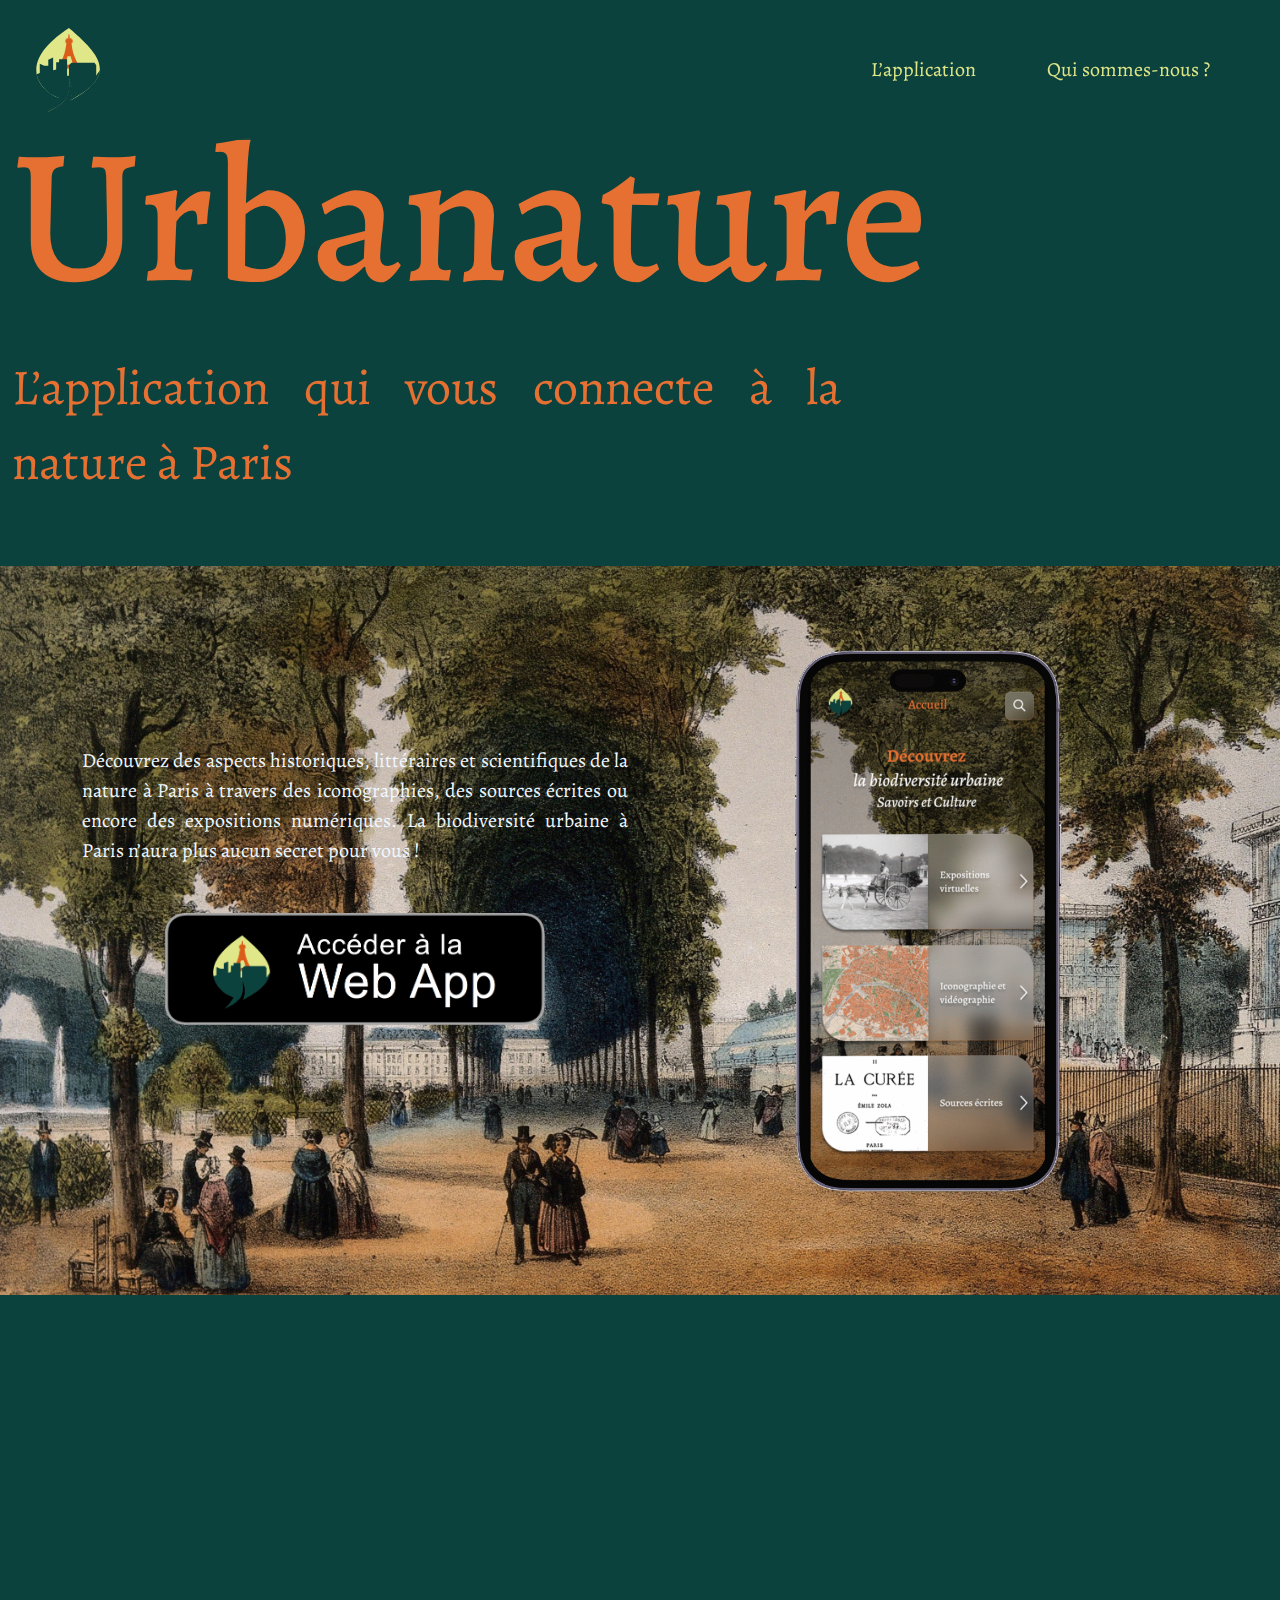
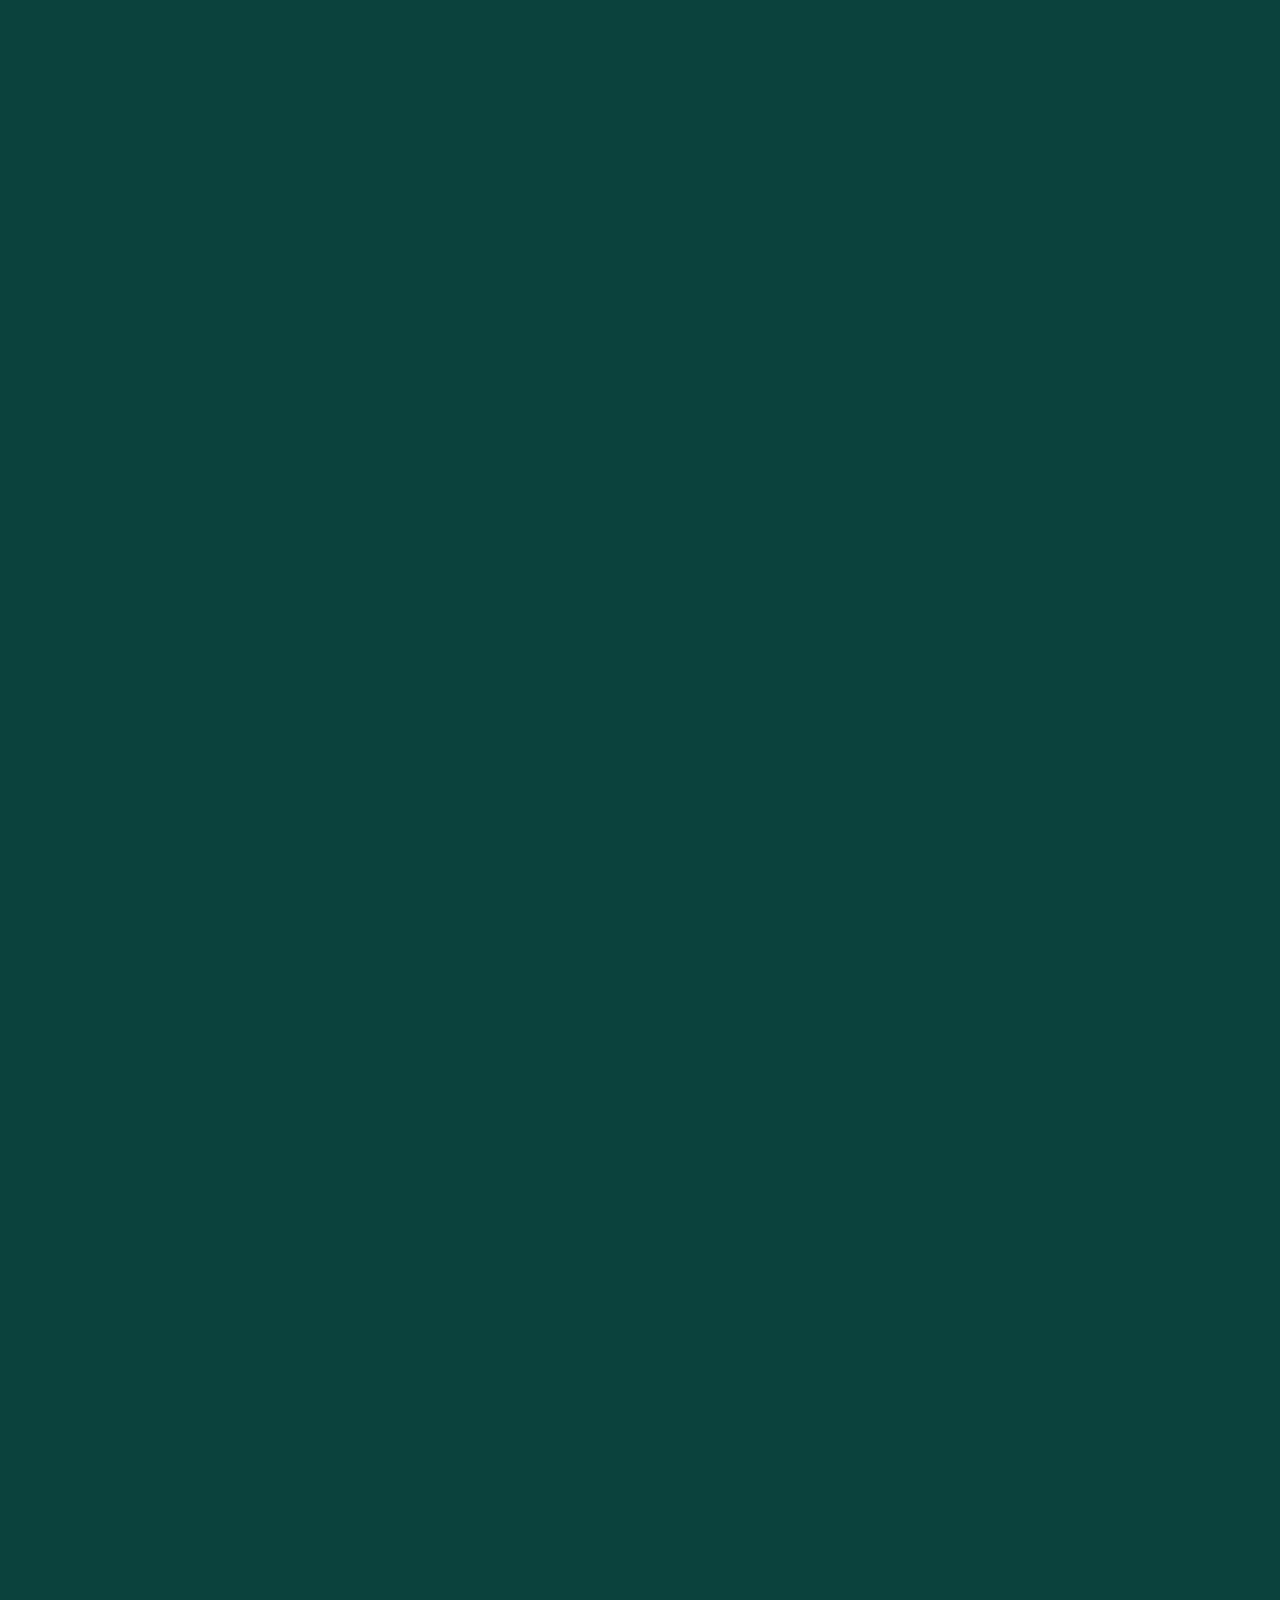
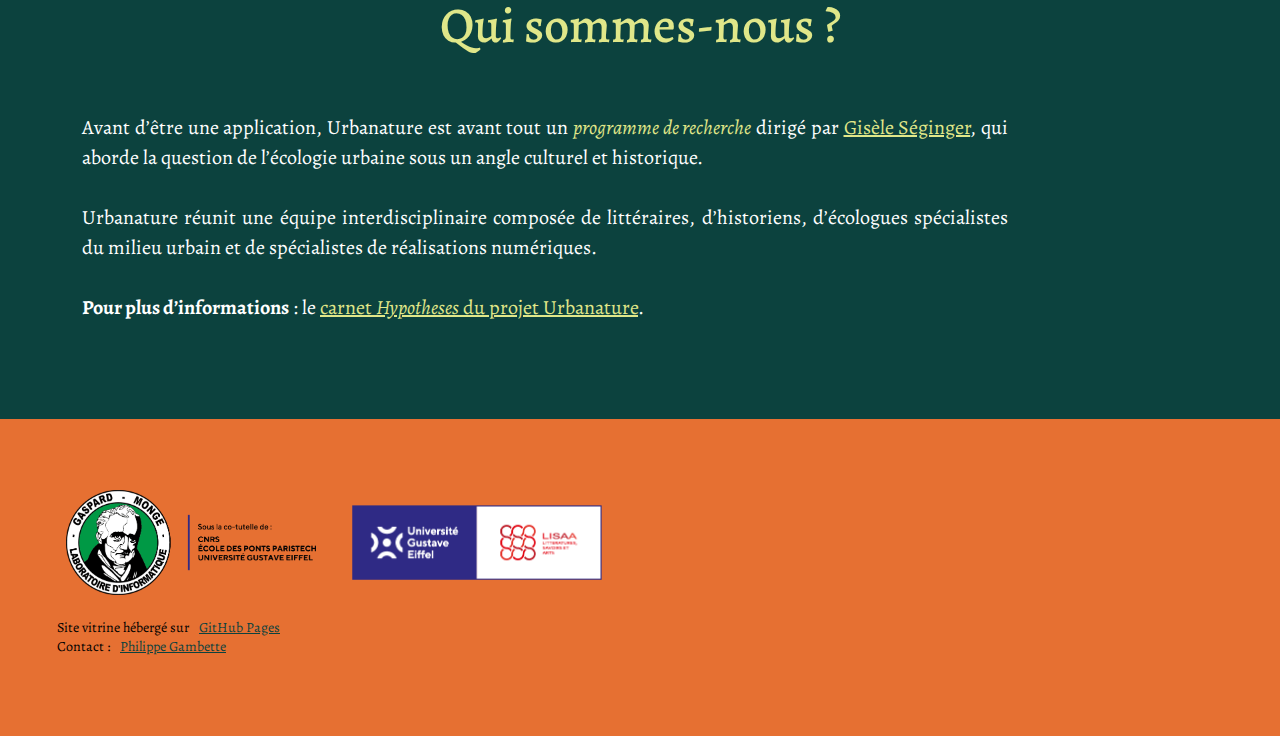
<file: index.html>
<!DOCTYPE html>
<html lang="fr">

<head>
  <meta charset="utf-8">
  <meta name="viewport" content="width=device-width, initial-scale=1">
  <title> Urbanature - Application </title>
  <!-- Bootstrap CSS -->
  <link rel="stylesheet" href="css/bootstrap.min.css">
  <link rel="stylesheet" href="css/style.css">
  <link rel="stylesheet" href="http://maxcdn.bootstrapcdn.com/font-awesome/4.2.0/css/font-awesome.min.css">
  <link href='https://fonts.googleapis.com/css?family=Alegreya' rel='stylesheet'>
  <link rel="stylesheet" href="https://unpkg.com/aos@next/dist/aos.css" />
  <link rel="icon" href="images/logo-site.ico" type="image/x-icon">
</head>

<body id="page-top">
  <!---------------------navbar------------------------->
  <nav id="navbar" class="navbar px-3">
    <a class="nav-link" href="#urbanature"><img class="logo" src="images/logo-site.svg" alt=""></a>
    <ul class="nav nav-pills">
      <li class="nav-item">
        <a class="nav-link" href="#application">L’application</a>
      </li>
      <li class="nav-item">
        <a class="nav-link" href="#qui">Qui sommes-nous&nbsp;?</a>
      </li>
    </ul>
  </nav>



  <!---------------------------header------------------------------>
  <div class="container-fluid header" id="urbanature">
    <!---<div class="container">--->
    <div class="row">
      <article class="col-md-8">
        <h1 class="urbanature" style="margin-top:5%">Urbanature</h1>
        <div class="row">
          <p class="textintro" style="font-size:50px">L’application qui vous connecte à la nature à Paris</p>
        </div>
      </article>
    </div>
  </div>


  <!-------------------------iphone-------------------------->
  <div class="container-fluid jardin" style="background-image: url('images/jardin-plantes.jpg');">
    <div class="container">
      <div class="row">
        <div class="row"></div>
        <article class="col-xs-12 col-sm-12 col-md-6 col-lg-6">
          <p class="col-cs-12 textiphone">Découvrez des aspects historiques, littéraires et scientifiques de la nature à Paris
à travers des iconographies, des sources écrites ou encore des expositions numériques.
La biodiversité urbaine à Paris n’aura plus aucun secret pour vous&nbsp;! </p>
          <div
            class="col-lg-offset-3 col-lg-9 col-md-offset-4 col-md-9 col-sm-offset-1 col-sm-10 col-xs-12 text-center">
          </div>
          <!--
          <div class="rowButton">
              <div class="col-9">
              <a href="lien vers l'appstore"><img src="images/appstore2.svg" class="appstorebadge"></a>
              </div>
              <div class="col-9">
              <a href="lien vers googleplaystore"><img src="images/google-play-badge.png" class="googleplaybadge"></a>
              </div>
          </div>
          -->
          <div class="rowButton">
            <a href="https://urbanature.github.io/urbanature-app/" class="lienwebapp"><img src="images/webapp.png" class="badgewebapp"></a>
          </div>
        </article>

        <article class="col-xs-12 col-sm-12 col-md-6 col-lg-6 text-center">
          <a href="https://urbanature.github.io/urbanature-app/" class="lienwebapp"><img src="images/phone2.png" alt="Application Urbanature" class="iphone"></a>
        </article>
      </div>
    </div>
  </div>

  <!-------------------------fonctionnalites de l'app----------------------------->
  <div class="container fonctionnalites">

    <h2 class="application text-center" id="application" data-aos="fade-in"> L’application </h2>

    <div class="row box" data-aos="fade-in">
      <article class="col-md-6 col-lg-4">
        <a href="https://urbanature.github.io/urbanature-app/" class="lienwebapp"><img src="images/phone2.png" alt="" class=" imgdecouvrir" width="100%"></a>
      </article>
      <article class="col-md-6">
        <h3 class="titredecouvrir">Découvrir</h3>
        <p class="textedecouvrir justify-content">La biodiversité urbaine à Paris n’aura plus aucun secret pour vous&nbsp;! Découvrez des <span class="rouge">aspects historiques</span>, <span class="rouge">littéraires</span> et <span class="rouge">scientifiques</span> de la nature à Paris à travers des iconographies, des sources écrites ou encore des expositions numériques&nbsp;!<br>Vous y  trouverez notamment : 
          <ul>
            <!--<li>des iconographies anciennes de la ville de Paris</li>-->
            <li>des œuvres littéraires,</li>
            <li>des lieux caractéristiques en lien avec le monde naturel,</li>
            <li>des promenades de la nature à Paris,</li>
            <li>des expositions virtuelles.</li>
          </ul></p>
      </article>
    </div>

    <div class="row box explorer" data-aos="fade-in">
      <article class="col-md-6 col-lg-4">
        <img src="images/carte.png" alt="" class="imgdecouvrir img-fluid imgexplorer">
      </article>
      <article class="col-md-6" data-aos="fade-in">
        <h3 class="titreexplorer">Explorer</h3>
        <p class="texteexplorer justify-content">Explorez la ville lumière et ses merveilles naturelles cachées, des jardins secrets aux parcs verdoyants. Notre carte interactive vous guidera dans les rues de Paris pour vous faire découvrir des endroits inattendus et vous plonger dans la nature. Explorez de nouveaux lieux et créez des souvenirs inoubliables.</p>
      </article>
    </div>


    <div class="row box parcourir" data-aos="fade-in">
      <article class="col-md-6 col-lg-4">
        <img src="images/parcours-info.png" alt="" class="imgdecouvrir img-fluid imgparcourir">
      </article>
      <article class="col-md-6">
        <h3 class="titreparcourir">Parcourir</h3>
        <p class="texteparcourir justify-content">Parcourez la capitale grâce aux promenades culturelles proposées par l’application ou
          créez vos propres parcours&nbsp;! Alors qu’attendez-vous&nbsp;? Téléchargez dès maintenant notre application et partez à la découverte de la ville et de ses merveilles naturelles cachées&nbsp;!</p>
      </article>
    </div>
  </div>

  <!------------------qui sommes-nous ?----------------------------->
  <div class="container-fluid" style="background-color: #0C423E;">
    <h2 class="application text-center quititle" id="qui" style="color:#E0E789"> Qui sommes-nous&nbsp;? </h2>
    <div class="container">
      <div class="row">
        <article class="col-lg-10">
      <p class="textevert who" style="color:#fff">Avant d’être une application, Urbanature est avant tout un <span class="blanc">programme de recherche</span> dirigé par <a href="https://pagespro.univ-gustave-eiffel.fr/gisele-seginger">Gisèle Séginger</a>, qui aborde la question de l’écologie urbaine sous un angle culturel et historique. <br /> <br />
        Urbanature réunit une équipe interdisciplinaire composée de littéraires, d’historiens, d’écologues spécialistes du milieu urbain et de spécialistes de réalisations numériques. 
        <br> <br>
        <strong>Pour plus d’informations</strong>&nbsp;: le <a href="https://urbanature.hypotheses.org/" class="linkUrba">carnet <em>Hypotheses</em> du projet Urbanature</a>.
       </p></article>
       
      </div>
    </div>
  </div>
<footer class="footer-distributed">

      <div class="footer-left">

        <IMG SRC="images/ligm.png" ALT="Logo LIGM">
        <IMG SRC="images/lisaa.png" ALT="Logo LISAA">
        <p class="footer-urbanature">Site vitrine hébergé sur <a href="https://github.com/urbanature/urbanature.github.io">GitHub Pages</a><br>Contact : <a href="http://igm.univ-mlv.fr/~gambette">Philippe Gambette</a></p>

        <!--<p class="footer-urbanature">Urbanature &copy; 2023</p>-->
      </div>

      <div class="footer-center">

        <p> <p>

      </div>

     

    </footer>
  </div>
  <script src="https://unpkg.com/aos@next/dist/aos.js"></script>
  <script>
    AOS.init();
  </script>

</body>

</html>
</file>
<file: css/style.css>
.navbar {
    background-color: rgba(12, 66, 62, 0.90);
    font-family:  'Alegreya';
    position: fixed;
    z-index: 1000;
    width: 100vw;
}

.nav-link {
    color: #E0E789;
    margin-right: 3vw;
}

.nav-link:hover {
    color: #E67032;
}

body {
    background-color: #0C423E;
    font-family:'Alegreya';
    font-size: 20px;
    color: aliceblue;
    position: relative;
    overflow-y: scroll;
}

.header {
    padding-top: 60px;
}

.urbanature {
    color: #E67032;
    font-size: 15vw;
}

.lettren {
    color: #E0E789;
}

.textintro {
    padding-bottom: 50px;
    padding-top: 10px;
    color: #E67032;
    text-align: justify;
}

.jardin {
    background-size: cover;
    background-position: center;
    background-repeat: no-repeat;
    padding-top: 80px;
    min-height: 60vh;
    position: relative;
}
.textiphone {
    padding-bottom: 30px;
    padding-top:100px;
    color :aliceblue;
    text-align: justify;
}
.rowButton{
    display:flex;
    flex-direction:row;
    justify-content: center;
}
.iphone {
  width: 50%;
  padding-bottom: 100px;
  padding-top: 0px;
}

.appstorebadge {
    width: 100%;
}
.appstorebadge:hover{
    transform: scale(1.2);
    transition-duration: 0.5s;
    transition-property: transform;
}
.googleplaybadge {
    width: 100%;
}
.googleplaybadge:hover {
    transform: scale(1.2);
    transition-duration: 0.5s;
    transition-property: transform;
}
.googleplaybadge {
    width: 100%;
}
.badgewebapp {
    width: 70%;
}
.badgewebapp:hover {
    transform: scale(1.2);
    transition-duration: 0.5s;
    transition-property: transform;
}

.lienwebapp{
    text-align: center;
}
.col-9{
    width: 40%;
}
.application {
    color: #E67032;
    padding-top: 70px;
    padding-bottom: 50px;
    font-size: 50px;

}

.titredecouvrir {
    font-style:  italic;
    padding-top: 50px;
    /*Bien en large BUT en col xs... le texte est collé à l'image */
    color: #E0E789;
}

/*
.imgdecouvrir {
    width:200px;
}
*/

.textedecouvrir {
    color :aliceblue;
    padding-top: 10px;
    text-align: justify;
}

.explorer {
    padding-top: 50px;
    padding-bottom: 50px;
}

.titreexplorer {
    font-style:  italic;
    color: #E0E789;
    padding-top: 50px;
}

.texteexplorer {
    color :aliceblue;
    padding-top: 10px;
    text-align: justify;
}

.titreparcourir {
    font-style:  italic;
    color: #E0E789;
    padding-top: 50px;
}

.texteparcourir {
    color : aliceblue;
    text-align: justify;
}

h2 {
    color: #E67032;
    padding-top: 80px;
    padding-bottom: 50px;
    font-size: 50px;
}

.quititle {
    color: #0C423E;
}

.textevert {
    color: #0C423E;
}

.fonctionnalites {
    padding-bottom: 80px;
}

.box {
    border-radius: 2px;

}

.logo {
    width: 5vw;
    margin: 1em;
}

.rouge {
    color:#E0E789;
    font-style: italic;
}

.blanc {
    font-style: italic;
    color: #E0E789;
}

/*.rowButton button {
    border: 0.5px;
    border: solid;
    border-radius: 10px;
    border-color: grey;
    background-color: black;
    color:white;
    font-family: Arial, Helvetica, sans-serif;
    height: 4.5vw;
    width: 15vw;
    z-index:1000;
}

.rowButton button:hover {
    background-color:white;
    color:black;
    transition-duration:0.5s;
    transition-property: background-color, color;
}*/

.linkUrba {
    color: E0E789;
}

.who {
    text-align: justify;
}

.footer-distributed {
  background-color: #E67032;
  box-shadow: 0 1px 1px 0 rgba(0, 0, 0, 0.12);
  box-sizing: border-box;
  width: 100%;
  text-align: left;
  font: bold 16px sans-serif;

  padding: 55px 50px;
  margin-top: 80px;
}

.footer-distributed .footer-left,
.footer-distributed .footer-center,
.footer-distributed .footer-right {
  display: inline-block;
  vertical-align: top;
}

/* Footer left : could be restored to 40% */
.footer-distributed .footer-left {
  width: 80%;
}

/* The company logo */

.footer-distributed h3 {
  color: #ffffff;
  font: normal 36px "Cookie", cursive;
  margin: 0;
}

.footer-distributed h3 span {
  color: #5383d3;
}

/* Footer links */

.footer-distributed .footer-links {
  color: #ffffff;
  margin: 20px 0 12px;
  padding: 0;
}

.footer-distributed .footer-links a {
  display: inline-block;
  line-height: 1.8;
  text-decoration: none;
  color: inherit;
}

.footer-distributed .footer-urbanature {
  color: #000;
  font-size: 14px;
  font-weight: normal;
  margin: 0.5em;
  font-family: 'Alegreya';
}

.footer-distributed .footer-urbanature a{
  color: #0C423E;
  font-size: 14px;
  font-weight: normal;
  margin: 0.5em;
  font-family: 'Alegreya';
}

/* Footer Center */

.footer-distributed .footer-center {
  width: 30%;
}

.footer-distributed .footer-center i {
  background-color: #E67032;
  color: #ffffff;
  font-size: 25px;
  width: 38px;
  height: 38px;
  border-radius: 50%;
  text-align: center;
  line-height: 42px;
  margin: 10px 15px;
  vertical-align: middle;
}

.footer-distributed .footer-center i.fa-envelope {
  font-size: 17px;
  line-height: 38px;
}

.footer-distributed .footer-center p {
  display: inline-block;
  color: #ffffff;
  vertical-align: middle;
  margin: 0;
}

.footer-distributed .footer-center p span {
  display: block;
  font-weight: normal;
  font-size: 14px;
  line-height: 2;
}

.footer-distributed .footer-center p a {
  color: #E0E789;
}

.footer-left img{
  width: 250px;
  margin: 1em
}

@media (max-width: 880px) {
  .footer-distributed {
    font: bold 14px sans-serif;
  }

  .footer-distributed .footer-left,
  .footer-distributed .footer-center {
    display: block;
    width: 100%;
    margin-bottom: 40px;
    text-align: center;
  }

  .footer-distributed .footer-center i {
    margin-left: 0;
  }
}

.container a{
color: #E0E789;
}
</file>
